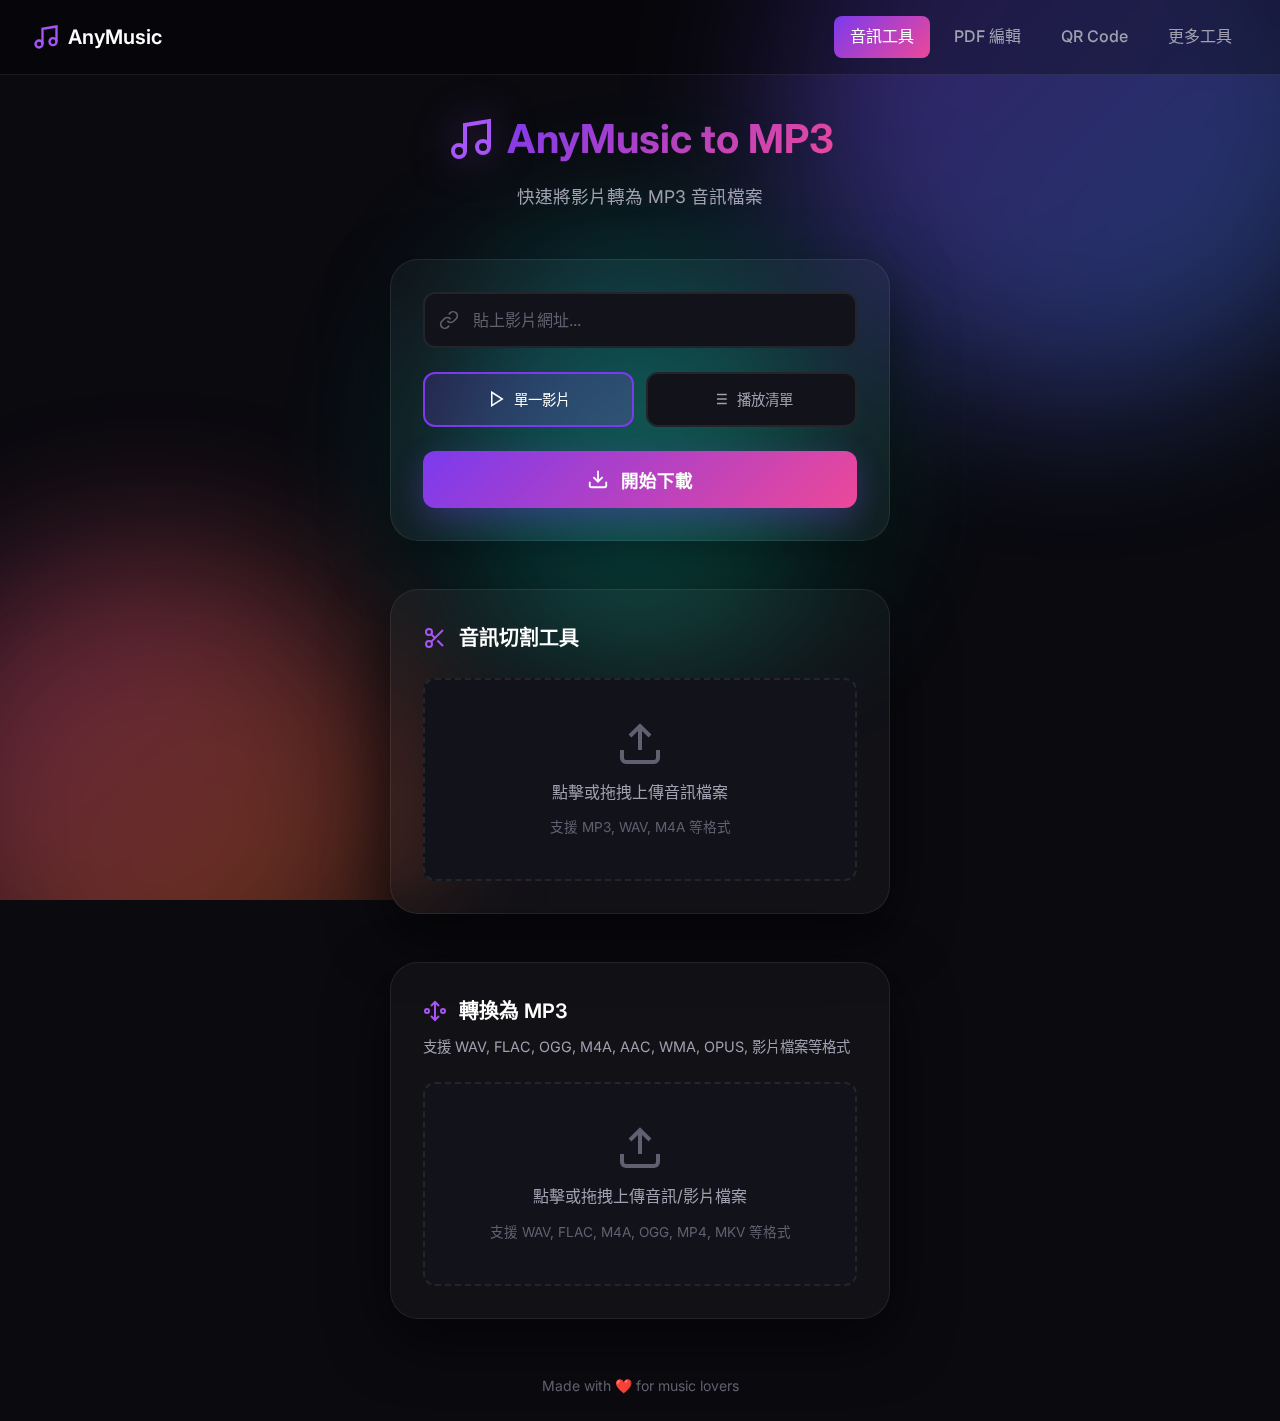
<file: templates/index.html>
<!DOCTYPE html>
<html lang="zh-TW">

<head>
    <meta charset="UTF-8">
    <meta name="viewport" content="width=device-width, initial-scale=1.0">
    <title>AnyMusic to MP3 下載器</title>
    <link rel="stylesheet" href="/static/style.css">
    <link rel="stylesheet" href="/static/pdf.css">
    <link rel="preconnect" href="https://fonts.googleapis.com">
    <link rel="preconnect" href="https://fonts.gstatic.com" crossorigin>
    <link href="https://fonts.googleapis.com/css2?family=Inter:wght@400;500;600;700&display=swap" rel="stylesheet">
</head>

<body>
    <div class="container">
        <!-- 背景動畫 -->
        <div class="bg-animation">
            <div class="blob blob-1"></div>
            <div class="blob blob-2"></div>
            <div class="blob blob-3"></div>
        </div>

        <!-- 導航列 -->
        <nav class="navbar">
            <a href="/" class="nav-brand">
                <svg viewBox="0 0 24 24" fill="none" stroke="currentColor" stroke-width="2">
                    <path d="M9 18V5l12-2v13" />
                    <circle cx="6" cy="18" r="3" />
                    <circle cx="18" cy="16" r="3" />
                </svg>
                AnyMusic
            </a>
            <div class="nav-links">
                <a href="/" class="nav-link active">音訊工具</a>
                <a href="/pdf" class="nav-link">PDF 編輯</a>
                <a href="/qrcode" class="nav-link">QR Code</a>
                <a href="/tools" class="nav-link">更多工具</a>
            </div>
        </nav>

        <!-- 主要內容 -->
        <main class="main-content">
            <header class="header">
                <div class="logo">
                    <svg class="logo-icon" viewBox="0 0 24 24" fill="none" stroke="currentColor" stroke-width="2">
                        <path d="M9 18V5l12-2v13" />
                        <circle cx="6" cy="18" r="3" />
                        <circle cx="18" cy="16" r="3" />
                    </svg>
                    <h1>AnyMusic to MP3</h1>
                </div>
                <p class="subtitle">快速將影片轉為 MP3 音訊檔案</p>
            </header>

            <div class="card">
                <div class="input-group">
                    <input type="text" id="url-input" placeholder="貼上影片網址..." autocomplete="off">
                    <div class="input-icon">
                        <svg viewBox="0 0 24 24" fill="none" stroke="currentColor" stroke-width="2">
                            <path d="M10 13a5 5 0 0 0 7.54.54l3-3a5 5 0 0 0-7.07-7.07l-1.72 1.71" />
                            <path d="M14 11a5 5 0 0 0-7.54-.54l-3 3a5 5 0 0 0 7.07 7.07l1.71-1.71" />
                        </svg>
                    </div>
                </div>

                <div class="toggle-group">
                    <label class="toggle">
                        <input type="radio" name="download-type" value="single" checked>
                        <span class="toggle-label">
                            <svg viewBox="0 0 24 24" fill="none" stroke="currentColor" stroke-width="2">
                                <polygon points="5 3 19 12 5 21 5 3" />
                            </svg>
                            單一影片
                        </span>
                    </label>
                    <label class="toggle">
                        <input type="radio" name="download-type" value="playlist">
                        <span class="toggle-label">
                            <svg viewBox="0 0 24 24" fill="none" stroke="currentColor" stroke-width="2">
                                <line x1="8" y1="6" x2="21" y2="6" />
                                <line x1="8" y1="12" x2="21" y2="12" />
                                <line x1="8" y1="18" x2="21" y2="18" />
                                <line x1="3" y1="6" x2="3.01" y2="6" />
                                <line x1="3" y1="12" x2="3.01" y2="12" />
                                <line x1="3" y1="18" x2="3.01" y2="18" />
                            </svg>
                            播放清單
                        </span>
                    </label>
                </div>

                <button id="download-btn" class="download-btn">
                    <svg class="btn-icon" viewBox="0 0 24 24" fill="none" stroke="currentColor" stroke-width="2">
                        <path d="M21 15v4a2 2 0 0 1-2 2H5a2 2 0 0 1-2-2v-4" />
                        <polyline points="7 10 12 15 17 10" />
                        <line x1="12" y1="15" x2="12" y2="3" />
                    </svg>
                    <span>開始下載</span>
                </button>
            </div>

            <!-- 進度區域 -->
            <div id="progress-section" class="progress-section hidden">
                <div class="progress-card">
                    <div class="progress-header">
                        <span id="progress-title">下載中...</span>
                        <span id="progress-percent">0%</span>
                    </div>
                    <div class="progress-bar">
                        <div id="progress-fill" class="progress-fill"></div>
                    </div>
                    <p id="progress-status" class="progress-status">準備中...</p>
                </div>
            </div>

            <!-- 下載結果 -->
            <div id="results-section" class="results-section hidden">
                <h2 class="results-title">
                    <svg viewBox="0 0 24 24" fill="none" stroke="currentColor" stroke-width="2">
                        <path d="M22 11.08V12a10 10 0 1 1-5.93-9.14" />
                        <polyline points="22 4 12 14.01 9 11.01" />
                    </svg>
                    下載完成
                </h2>
                <div id="file-list" class="file-list"></div>
            </div>

            <!-- 音訊切割區域 -->
            <div id="trimmer-section" class="trimmer-section">
                <div class="card trimmer-card">
                    <h2 class="section-title">
                        <svg viewBox="0 0 24 24" fill="none" stroke="currentColor" stroke-width="2">
                            <circle cx="6" cy="6" r="3" />
                            <circle cx="6" cy="18" r="3" />
                            <line x1="20" y1="4" x2="8.12" y2="15.88" />
                            <line x1="14.47" y1="14.48" x2="20" y2="20" />
                            <line x1="8.12" y1="8.12" x2="12" y2="12" />
                        </svg>
                        音訊切割工具
                    </h2>

                    <div class="upload-area" id="upload-area">
                        <input type="file" id="audio-file" accept="audio/*" hidden>
                        <svg viewBox="0 0 24 24" fill="none" stroke="currentColor" stroke-width="2">
                            <path d="M21 15v4a2 2 0 0 1-2 2H5a2 2 0 0 1-2-2v-4" />
                            <polyline points="17 8 12 3 7 8" />
                            <line x1="12" y1="3" x2="12" y2="15" />
                        </svg>
                        <p>點擊或拖拽上傳音訊檔案</p>
                        <span class="upload-hint">支援 MP3, WAV, M4A 等格式</span>
                    </div>

                    <div id="trimmer-controls" class="trimmer-controls hidden">
                        <div class="audio-info">
                            <span id="audio-name" class="audio-name">檔案名稱</span>
                            <span id="audio-duration" class="audio-duration">00:00</span>
                        </div>

                        <div class="waveform-container">
                            <div id="waveform" class="waveform"></div>
                            <div class="time-markers">
                                <span id="current-time">00:00</span>
                                <span id="total-time">00:00</span>
                            </div>
                        </div>

                        <div class="audio-player">
                            <button id="play-btn" class="play-btn">
                                <svg id="play-icon" viewBox="0 0 24 24" fill="none" stroke="currentColor"
                                    stroke-width="2">
                                    <polygon points="5 3 19 12 5 21 5 3" />
                                </svg>
                            </button>
                            <div class="audio-slider-container">
                                <input type="range" id="audio-slider" class="audio-slider" min="0" max="100" value="0">
                            </div>
                        </div>

                        <div class="trim-range">
                            <div class="time-input-group">
                                <label>開始時間</label>
                                <div class="time-inputs">
                                    <input type="number" id="start-min" class="time-input" min="0" value="0"
                                        placeholder="分">
                                    <span>:</span>
                                    <input type="number" id="start-sec" class="time-input" min="0" max="59" value="0"
                                        placeholder="秒">
                                </div>
                            </div>
                            <div class="range-separator">
                                <svg viewBox="0 0 24 24" fill="none" stroke="currentColor" stroke-width="2">
                                    <line x1="5" y1="12" x2="19" y2="12" />
                                    <polyline points="12 5 19 12 12 19" />
                                </svg>
                            </div>
                            <div class="time-input-group">
                                <label>結束時間</label>
                                <div class="time-inputs">
                                    <input type="number" id="end-min" class="time-input" min="0" value="0"
                                        placeholder="分">
                                    <span>:</span>
                                    <input type="number" id="end-sec" class="time-input" min="0" max="59" value="0"
                                        placeholder="秒">
                                </div>
                            </div>
                        </div>

                        <button id="trim-btn" class="download-btn trim-btn">
                            <svg class="btn-icon" viewBox="0 0 24 24" fill="none" stroke="currentColor"
                                stroke-width="2">
                                <circle cx="6" cy="6" r="3" />
                                <circle cx="6" cy="18" r="3" />
                                <line x1="20" y1="4" x2="8.12" y2="15.88" />
                                <line x1="14.47" y1="14.48" x2="20" y2="20" />
                                <line x1="8.12" y1="8.12" x2="12" y2="12" />
                            </svg>
                            <span>切割並下載</span>
                        </button>
                    </div>

                    <!-- 切割進度 -->
                    <div id="trim-progress" class="trim-progress hidden">
                        <div class="progress-bar">
                            <div id="trim-progress-fill" class="progress-fill"></div>
                        </div>
                        <p id="trim-status">處理中...</p>
                    </div>
                </div>
            </div>

            <!-- 音訊格式轉換區域 -->
            <div id="converter-section" class="trimmer-section">
                <div class="card trimmer-card">
                    <h2 class="section-title">
                        <svg viewBox="0 0 24 24" fill="none" stroke="currentColor" stroke-width="2">
                            <path d="M12 3v18" />
                            <path d="M8 7l4-4 4 4" />
                            <path d="M8 17l4 4 4-4" />
                            <circle cx="4" cy="12" r="2" />
                            <circle cx="20" cy="12" r="2" />
                        </svg>
                        轉換為 MP3
                    </h2>
                    <p class="section-desc">支援 WAV, FLAC, OGG, M4A, AAC, WMA, OPUS, 影片檔案等格式</p>

                    <div class="upload-area" id="convert-upload-area">
                        <input type="file" id="convert-file"
                            accept="audio/*,video/*,.wav,.flac,.ogg,.m4a,.aac,.wma,.opus,.webm" hidden>
                        <svg viewBox="0 0 24 24" fill="none" stroke="currentColor" stroke-width="2">
                            <path d="M21 15v4a2 2 0 0 1-2 2H5a2 2 0 0 1-2-2v-4" />
                            <polyline points="17 8 12 3 7 8" />
                            <line x1="12" y1="3" x2="12" y2="15" />
                        </svg>
                        <p>點擊或拖拽上傳音訊/影片檔案</p>
                        <span class="upload-hint">支援 WAV, FLAC, M4A, OGG, MP4, MKV 等格式</span>
                    </div>

                    <div id="convert-controls" class="trimmer-controls hidden">
                        <div class="audio-info">
                            <span id="convert-name" class="audio-name">檔案名稱</span>
                            <span id="convert-size" class="audio-duration">0 MB</span>
                        </div>

                        <div class="bitrate-select">
                            <label>輸出品質 (Bitrate)</label>
                            <div class="bitrate-options">
                                <label class="toggle">
                                    <input type="radio" name="bitrate" value="128">
                                    <span class="toggle-label">128 kbps</span>
                                </label>
                                <label class="toggle">
                                    <input type="radio" name="bitrate" value="192" checked>
                                    <span class="toggle-label">192 kbps</span>
                                </label>
                                <label class="toggle">
                                    <input type="radio" name="bitrate" value="256">
                                    <span class="toggle-label">256 kbps</span>
                                </label>
                                <label class="toggle">
                                    <input type="radio" name="bitrate" value="320">
                                    <span class="toggle-label">320 kbps</span>
                                </label>
                            </div>
                        </div>

                        <button id="convert-btn" class="download-btn">
                            <svg class="btn-icon" viewBox="0 0 24 24" fill="none" stroke="currentColor"
                                stroke-width="2">
                                <path d="M12 3v18" />
                                <path d="M8 17l4 4 4-4" />
                            </svg>
                            <span>轉換為 MP3</span>
                        </button>
                    </div>

                    <!-- 轉換進度 -->
                    <div id="convert-progress" class="trim-progress hidden">
                        <div class="progress-bar">
                            <div id="convert-progress-fill" class="progress-fill converting"></div>
                        </div>
                        <p id="convert-status">轉換中...</p>
                    </div>
                </div>
            </div>

            <!-- 錯誤訊息 -->
            <div id="error-section" class="error-section hidden">
                <div class="error-card">
                    <svg viewBox="0 0 24 24" fill="none" stroke="currentColor" stroke-width="2">
                        <circle cx="12" cy="12" r="10" />
                        <line x1="12" y1="8" x2="12" y2="12" />
                        <line x1="12" y1="16" x2="12.01" y2="16" />
                    </svg>
                    <p id="error-message">發生錯誤</p>
                </div>
            </div>
        </main>

        <footer class="footer">
            <p>Made with ❤️ for music lovers</p>
        </footer>
    </div>

    <script src="/static/script.js"></script>
</body>

</html>
</file>
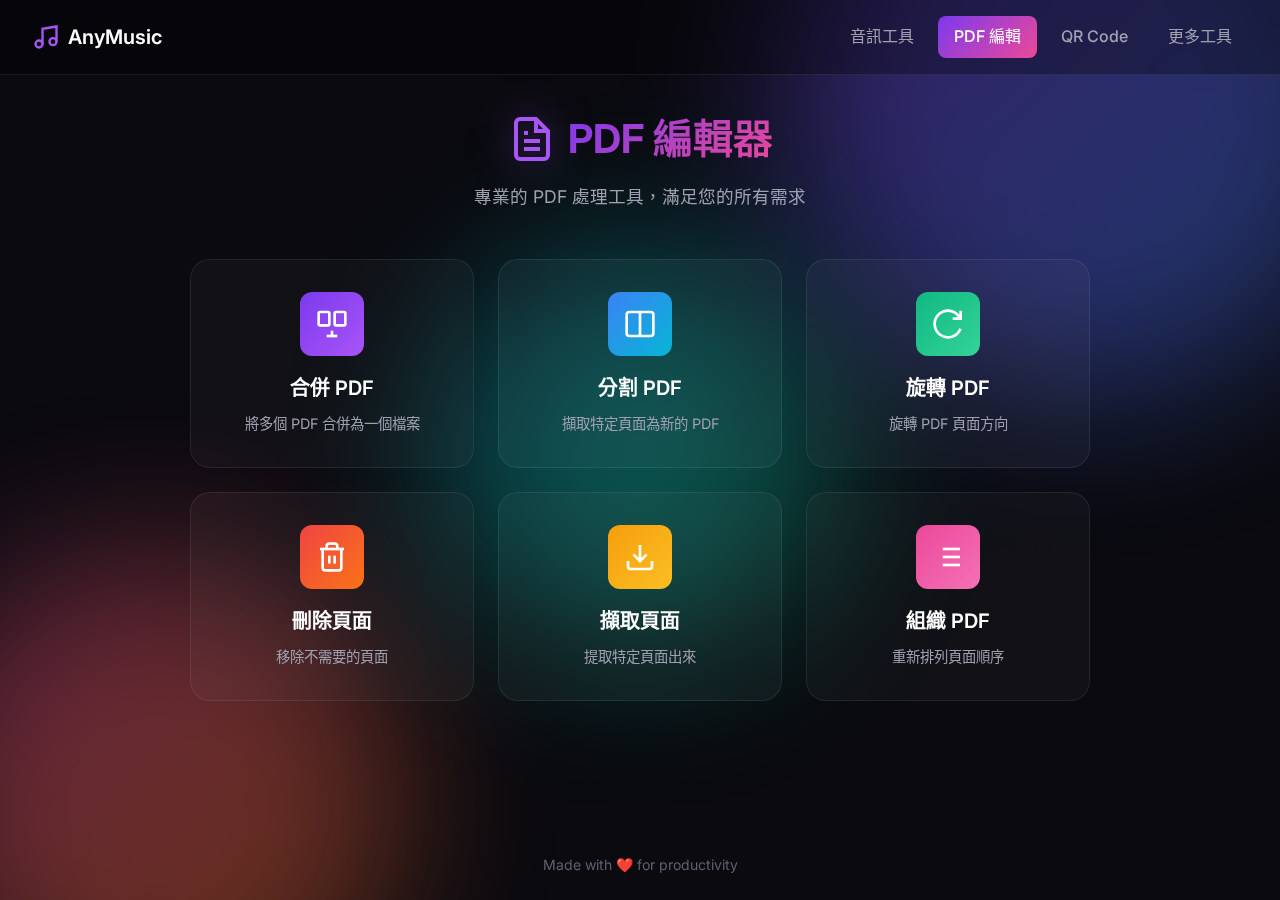
<file: templates/pdf.html>
<!DOCTYPE html>
<html lang="zh-TW">

<head>
    <meta charset="UTF-8">
    <meta name="viewport" content="width=device-width, initial-scale=1.0">
    <title>PDF 編輯器 | AnyMusic</title>
    <link rel="stylesheet" href="/static/style.css">
    <link rel="stylesheet" href="/static/pdf.css">
    <link rel="preconnect" href="https://fonts.googleapis.com">
    <link rel="preconnect" href="https://fonts.gstatic.com" crossorigin>
    <link href="https://fonts.googleapis.com/css2?family=Inter:wght@400;500;600;700&display=swap" rel="stylesheet">
</head>

<body>
    <div class="container">
        <!-- 背景動畫 -->
        <div class="bg-animation">
            <div class="blob blob-1"></div>
            <div class="blob blob-2"></div>
            <div class="blob blob-3"></div>
        </div>

        <!-- 導航列 -->
        <nav class="navbar">
            <a href="/" class="nav-brand">
                <svg viewBox="0 0 24 24" fill="none" stroke="currentColor" stroke-width="2">
                    <path d="M9 18V5l12-2v13" />
                    <circle cx="6" cy="18" r="3" />
                    <circle cx="18" cy="16" r="3" />
                </svg>
                AnyMusic
            </a>
            <div class="nav-links">
                <a href="/" class="nav-link">音訊工具</a>
                <a href="/pdf" class="nav-link active">PDF 編輯</a>
                <a href="/qrcode" class="nav-link">QR Code</a>
                <a href="/tools" class="nav-link">更多工具</a>
            </div>
        </nav>

        <!-- 主要內容 -->
        <main class="main-content pdf-main">
            <header class="header">
                <div class="logo">
                    <svg class="logo-icon" viewBox="0 0 24 24" fill="none" stroke="currentColor" stroke-width="2">
                        <path d="M14 2H6a2 2 0 0 0-2 2v16a2 2 0 0 0 2 2h12a2 2 0 0 0 2-2V8z" />
                        <polyline points="14 2 14 8 20 8" />
                        <line x1="16" y1="13" x2="8" y2="13" />
                        <line x1="16" y1="17" x2="8" y2="17" />
                        <polyline points="10 9 9 9 8 9" />
                    </svg>
                    <h1>PDF 編輯器</h1>
                </div>
                <p class="subtitle">專業的 PDF 處理工具，滿足您的所有需求</p>
            </header>

            <!-- 工具卡片網格 -->
            <div class="tool-grid">
                <!-- 合併 PDF -->
                <div class="tool-card" data-tool="merge">
                    <div class="tool-icon merge-icon">
                        <svg viewBox="0 0 24 24" fill="none" stroke="currentColor" stroke-width="2">
                            <rect x="2" y="3" width="8" height="10" rx="1" />
                            <rect x="14" y="3" width="8" height="10" rx="1" />
                            <path d="M12 17v4" />
                            <path d="M8 21h8" />
                        </svg>
                    </div>
                    <h3>合併 PDF</h3>
                    <p>將多個 PDF 合併為一個檔案</p>
                </div>

                <!-- 分割 PDF -->
                <div class="tool-card" data-tool="split">
                    <div class="tool-icon split-icon">
                        <svg viewBox="0 0 24 24" fill="none" stroke="currentColor" stroke-width="2">
                            <rect x="2" y="3" width="20" height="18" rx="2" />
                            <line x1="12" y1="3" x2="12" y2="21" />
                        </svg>
                    </div>
                    <h3>分割 PDF</h3>
                    <p>擷取特定頁面為新的 PDF</p>
                </div>

                <!-- 旋轉 PDF -->
                <div class="tool-card" data-tool="rotate">
                    <div class="tool-icon rotate-icon">
                        <svg viewBox="0 0 24 24" fill="none" stroke="currentColor" stroke-width="2">
                            <path d="M21.5 2v6h-6" />
                            <path d="M21.34 15.57a10 10 0 1 1-.57-8.38" />
                        </svg>
                    </div>
                    <h3>旋轉 PDF</h3>
                    <p>旋轉 PDF 頁面方向</p>
                </div>

                <!-- 刪除頁面 -->
                <div class="tool-card" data-tool="delete">
                    <div class="tool-icon delete-icon">
                        <svg viewBox="0 0 24 24" fill="none" stroke="currentColor" stroke-width="2">
                            <polyline points="3 6 5 6 21 6" />
                            <path d="M19 6v14a2 2 0 0 1-2 2H7a2 2 0 0 1-2-2V6m3 0V4a2 2 0 0 1 2-2h4a2 2 0 0 1 2 2v2" />
                            <line x1="10" y1="11" x2="10" y2="17" />
                            <line x1="14" y1="11" x2="14" y2="17" />
                        </svg>
                    </div>
                    <h3>刪除頁面</h3>
                    <p>移除不需要的頁面</p>
                </div>

                <!-- 擷取頁面 -->
                <div class="tool-card" data-tool="extract">
                    <div class="tool-icon extract-icon">
                        <svg viewBox="0 0 24 24" fill="none" stroke="currentColor" stroke-width="2">
                            <path d="M21 15v4a2 2 0 0 1-2 2H5a2 2 0 0 1-2-2v-4" />
                            <polyline points="7 10 12 15 17 10" />
                            <line x1="12" y1="15" x2="12" y2="3" />
                        </svg>
                    </div>
                    <h3>擷取頁面</h3>
                    <p>提取特定頁面出來</p>
                </div>

                <!-- 組織 PDF -->
                <div class="tool-card" data-tool="organize">
                    <div class="tool-icon organize-icon">
                        <svg viewBox="0 0 24 24" fill="none" stroke="currentColor" stroke-width="2">
                            <line x1="8" y1="6" x2="21" y2="6" />
                            <line x1="8" y1="12" x2="21" y2="12" />
                            <line x1="8" y1="18" x2="21" y2="18" />
                            <line x1="3" y1="6" x2="3.01" y2="6" />
                            <line x1="3" y1="12" x2="3.01" y2="12" />
                            <line x1="3" y1="18" x2="3.01" y2="18" />
                        </svg>
                    </div>
                    <h3>組織 PDF</h3>
                    <p>重新排列頁面順序</p>
                </div>
            </div>

            <!-- 工具操作面板 -->
            <div id="tool-panel" class="tool-panel hidden">
                <button class="back-btn" id="back-btn">
                    <svg viewBox="0 0 24 24" fill="none" stroke="currentColor" stroke-width="2">
                        <line x1="19" y1="12" x2="5" y2="12" />
                        <polyline points="12 19 5 12 12 5" />
                    </svg>
                    返回
                </button>

                <!-- 合併 PDF 面板 -->
                <div id="merge-panel" class="operation-panel hidden">
                    <h2 class="panel-title">合併 PDF</h2>
                    <div class="upload-area" id="merge-upload">
                        <input type="file" id="merge-files" accept=".pdf" multiple hidden>
                        <svg viewBox="0 0 24 24" fill="none" stroke="currentColor" stroke-width="2">
                            <path d="M21 15v4a2 2 0 0 1-2 2H5a2 2 0 0 1-2-2v-4" />
                            <polyline points="17 8 12 3 7 8" />
                            <line x1="12" y1="3" x2="12" y2="15" />
                        </svg>
                        <p>拖拽或點擊上傳多個 PDF 檔案</p>
                        <span class="upload-hint">將依照順序合併</span>
                    </div>
                    <div id="merge-file-list" class="file-list-preview"></div>
                    <button id="merge-btn" class="action-btn" disabled>
                        <svg viewBox="0 0 24 24" fill="none" stroke="currentColor" stroke-width="2">
                            <rect x="2" y="3" width="8" height="10" rx="1" />
                            <rect x="14" y="3" width="8" height="10" rx="1" />
                            <path d="M12 17v4" />
                            <path d="M8 21h8" />
                        </svg>
                        合併 PDF
                    </button>
                </div>

                <!-- 分割 PDF 面板 -->
                <div id="split-panel" class="operation-panel hidden">
                    <h2 class="panel-title">分割 / 擷取 PDF</h2>
                    <div class="upload-area" id="split-upload">
                        <input type="file" id="split-file" accept=".pdf" hidden>
                        <svg viewBox="0 0 24 24" fill="none" stroke="currentColor" stroke-width="2">
                            <path d="M21 15v4a2 2 0 0 1-2 2H5a2 2 0 0 1-2-2v-4" />
                            <polyline points="17 8 12 3 7 8" />
                            <line x1="12" y1="3" x2="12" y2="15" />
                        </svg>
                        <p>上傳要分割的 PDF 檔案</p>
                    </div>
                    <div id="split-options" class="options-group hidden">
                        <label>選擇要擷取的頁碼</label>
                        <input type="text" id="split-pages" class="text-input" placeholder="例如: 1-3, 5, 7-9">
                        <span class="input-hint">留空則擷取全部頁面</span>
                    </div>
                    <button id="split-btn" class="action-btn" disabled>
                        <svg viewBox="0 0 24 24" fill="none" stroke="currentColor" stroke-width="2">
                            <rect x="2" y="3" width="20" height="18" rx="2" />
                            <line x1="12" y1="3" x2="12" y2="21" />
                        </svg>
                        擷取頁面
                    </button>
                </div>

                <!-- 旋轉 PDF 面板 -->
                <div id="rotate-panel" class="operation-panel hidden">
                    <h2 class="panel-title">旋轉 PDF</h2>
                    <div class="upload-area" id="rotate-upload">
                        <input type="file" id="rotate-file" accept=".pdf" hidden>
                        <svg viewBox="0 0 24 24" fill="none" stroke="currentColor" stroke-width="2">
                            <path d="M21 15v4a2 2 0 0 1-2 2H5a2 2 0 0 1-2-2v-4" />
                            <polyline points="17 8 12 3 7 8" />
                            <line x1="12" y1="3" x2="12" y2="15" />
                        </svg>
                        <p>上傳要旋轉的 PDF 檔案</p>
                    </div>
                    <div id="rotate-options" class="options-group hidden">
                        <label>旋轉角度</label>
                        <div class="rotation-buttons">
                            <button class="rotation-btn active" data-rotation="90">90°</button>
                            <button class="rotation-btn" data-rotation="180">180°</button>
                            <button class="rotation-btn" data-rotation="270">270°</button>
                        </div>
                        <label>套用至頁面</label>
                        <input type="text" id="rotate-pages" class="text-input" placeholder="全部 或 1, 2, 3">
                    </div>
                    <button id="rotate-btn" class="action-btn" disabled>
                        <svg viewBox="0 0 24 24" fill="none" stroke="currentColor" stroke-width="2">
                            <path d="M21.5 2v6h-6" />
                            <path d="M21.34 15.57a10 10 0 1 1-.57-8.38" />
                        </svg>
                        旋轉 PDF
                    </button>
                </div>

                <!-- 刪除頁面面板 -->
                <div id="delete-panel" class="operation-panel hidden">
                    <h2 class="panel-title">刪除 PDF 頁面</h2>
                    <div class="upload-area" id="delete-upload">
                        <input type="file" id="delete-file" accept=".pdf" hidden>
                        <svg viewBox="0 0 24 24" fill="none" stroke="currentColor" stroke-width="2">
                            <path d="M21 15v4a2 2 0 0 1-2 2H5a2 2 0 0 1-2-2v-4" />
                            <polyline points="17 8 12 3 7 8" />
                            <line x1="12" y1="3" x2="12" y2="15" />
                        </svg>
                        <p>上傳 PDF 檔案</p>
                    </div>
                    <div id="delete-options" class="options-group hidden">
                        <label>要刪除的頁碼</label>
                        <input type="text" id="delete-pages" class="text-input" placeholder="例如: 1, 3, 5">
                    </div>
                    <button id="delete-btn" class="action-btn delete" disabled>
                        <svg viewBox="0 0 24 24" fill="none" stroke="currentColor" stroke-width="2">
                            <polyline points="3 6 5 6 21 6" />
                            <path d="M19 6v14a2 2 0 0 1-2 2H7a2 2 0 0 1-2-2V6m3 0V4a2 2 0 0 1 2-2h4a2 2 0 0 1 2 2v2" />
                        </svg>
                        刪除頁面
                    </button>
                </div>

                <!-- 進度指示 -->
                <div id="pdf-progress" class="pdf-progress hidden">
                    <div class="progress-bar">
                        <div id="pdf-progress-fill" class="progress-fill"></div>
                    </div>
                    <p id="pdf-status">處理中...</p>
                </div>
            </div>

            <!-- 錯誤訊息 -->
            <div id="pdf-error" class="error-section hidden">
                <div class="error-card">
                    <svg viewBox="0 0 24 24" fill="none" stroke="currentColor" stroke-width="2">
                        <circle cx="12" cy="12" r="10" />
                        <line x1="12" y1="8" x2="12" y2="12" />
                        <line x1="12" y1="16" x2="12.01" y2="16" />
                    </svg>
                    <p id="pdf-error-message">發生錯誤</p>
                </div>
            </div>
        </main>

        <footer class="footer">
            <p>Made with ❤️ for productivity</p>
        </footer>
    </div>

    <script src="/static/pdf.js"></script>
</body>

</html>
</file>
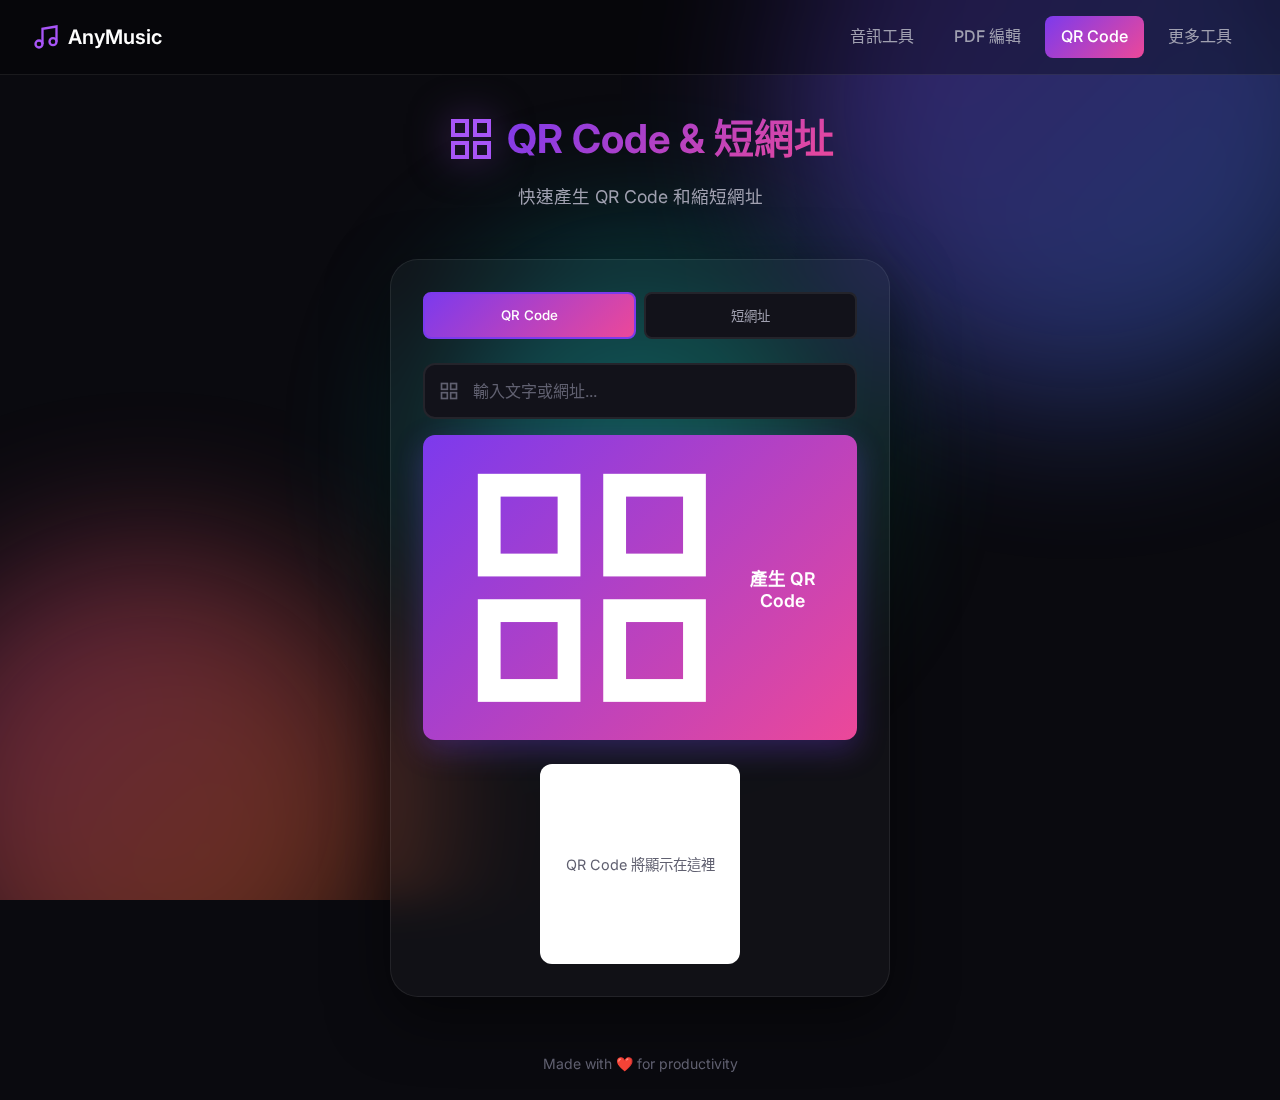
<file: templates/qrcode.html>
<!DOCTYPE html>
<html lang="zh-TW">

<head>
    <meta charset="UTF-8">
    <meta name="viewport" content="width=device-width, initial-scale=1.0">
    <title>QR Code 產生器 | AnyMusic</title>
    <link rel="stylesheet" href="/static/style.css">
    <link rel="stylesheet" href="/static/pdf.css">
    <link rel="preconnect" href="https://fonts.googleapis.com">
    <link rel="preconnect" href="https://fonts.gstatic.com" crossorigin>
    <link href="https://fonts.googleapis.com/css2?family=Inter:wght@400;500;600;700&display=swap" rel="stylesheet">
    <style>
        .qr-preview {
            display: flex;
            flex-direction: column;
            align-items: center;
            gap: 1rem;
            margin-top: 1.5rem;
        }

        .qr-image {
            width: 200px;
            height: 200px;
            background: white;
            border-radius: var(--radius-md);
            display: flex;
            align-items: center;
            justify-content: center;
            overflow: hidden;
        }

        .qr-image img {
            max-width: 100%;
            max-height: 100%;
        }

        .qr-placeholder {
            color: var(--text-muted);
            font-size: 0.9rem;
        }

        .short-url-result {
            display: flex;
            align-items: center;
            gap: 0.75rem;
            padding: 1rem;
            background: var(--bg-secondary);
            border-radius: var(--radius-md);
            margin-top: 1rem;
        }

        .short-url-result input {
            flex: 1;
            background: transparent;
            border: none;
            color: var(--accent-secondary);
            font-size: 1rem;
            outline: none;
        }

        .copy-btn {
            padding: 0.5rem 1rem;
            background: var(--accent-gradient);
            border: none;
            border-radius: var(--radius-sm);
            color: white;
            font-weight: 500;
            cursor: pointer;
            transition: all 0.3s ease;
        }

        .copy-btn:hover {
            transform: scale(1.05);
        }

        .tabs {
            display: flex;
            gap: 0.5rem;
            margin-bottom: 1.5rem;
        }

        .tab-btn {
            flex: 1;
            padding: 0.75rem 1rem;
            background: var(--bg-secondary);
            border: 2px solid var(--border);
            border-radius: var(--radius-sm);
            color: var(--text-secondary);
            font-family: inherit;
            font-weight: 500;
            cursor: pointer;
            transition: all 0.3s ease;
        }

        .tab-btn.active {
            background: var(--accent-gradient);
            border-color: var(--accent-primary);
            color: white;
        }

        .tab-content {
            display: none;
        }

        .tab-content.active {
            display: block;
        }
    </style>
</head>

<body>
    <div class="container">
        <div class="bg-animation">
            <div class="blob blob-1"></div>
            <div class="blob blob-2"></div>
            <div class="blob blob-3"></div>
        </div>

        <nav class="navbar">
            <a href="/" class="nav-brand">
                <svg viewBox="0 0 24 24" fill="none" stroke="currentColor" stroke-width="2">
                    <path d="M9 18V5l12-2v13" />
                    <circle cx="6" cy="18" r="3" />
                    <circle cx="18" cy="16" r="3" />
                </svg>
                AnyMusic
            </a>
            <div class="nav-links">
                <a href="/" class="nav-link">音訊工具</a>
                <a href="/pdf" class="nav-link">PDF 編輯</a>
                <a href="/qrcode" class="nav-link active">QR Code</a>
                <a href="/tools" class="nav-link">更多工具</a>
            </div>
        </nav>

        <main class="main-content pdf-main">
            <header class="header">
                <div class="logo">
                    <svg class="logo-icon" viewBox="0 0 24 24" fill="none" stroke="currentColor" stroke-width="2">
                        <rect x="3" y="3" width="7" height="7" />
                        <rect x="14" y="3" width="7" height="7" />
                        <rect x="3" y="14" width="7" height="7" />
                        <rect x="14" y="14" width="7" height="7" />
                    </svg>
                    <h1>QR Code & 短網址</h1>
                </div>
                <p class="subtitle">快速產生 QR Code 和縮短網址</p>
            </header>

            <div class="card" style="max-width: 500px;">
                <div class="tabs">
                    <button class="tab-btn active" data-tab="qrcode">QR Code</button>
                    <button class="tab-btn" data-tab="shorturl">短網址</button>
                </div>

                <!-- QR Code Tab -->
                <div id="qrcode-tab" class="tab-content active">
                    <div class="input-group" style="margin-bottom: 0;">
                        <input type="text" id="qr-content" placeholder="輸入文字或網址..." autocomplete="off">
                        <div class="input-icon">
                            <svg viewBox="0 0 24 24" fill="none" stroke="currentColor" stroke-width="2">
                                <rect x="3" y="3" width="7" height="7" />
                                <rect x="14" y="3" width="7" height="7" />
                                <rect x="3" y="14" width="7" height="7" />
                                <rect x="14" y="14" width="7" height="7" />
                            </svg>
                        </div>
                    </div>

                    <button id="generate-qr-btn" class="download-btn" style="margin-top: 1rem;">
                        <svg viewBox="0 0 24 24" fill="none" stroke="currentColor" stroke-width="2">
                            <rect x="3" y="3" width="7" height="7" />
                            <rect x="14" y="3" width="7" height="7" />
                            <rect x="3" y="14" width="7" height="7" />
                            <rect x="14" y="14" width="7" height="7" />
                        </svg>
                        <span>產生 QR Code</span>
                    </button>

                    <div class="qr-preview">
                        <div class="qr-image" id="qr-image">
                            <span class="qr-placeholder">QR Code 將顯示在這裡</span>
                        </div>
                        <button id="download-qr-btn" class="action-btn" style="display: none; max-width: 200px;">
                            <svg viewBox="0 0 24 24" fill="none" stroke="currentColor" stroke-width="2">
                                <path d="M21 15v4a2 2 0 0 1-2 2H5a2 2 0 0 1-2-2v-4" />
                                <polyline points="7 10 12 15 17 10" />
                                <line x1="12" y1="15" x2="12" y2="3" />
                            </svg>
                            下載 QR Code
                        </button>
                    </div>
                </div>

                <!-- Short URL Tab -->
                <div id="shorturl-tab" class="tab-content">
                    <div class="input-group" style="margin-bottom: 0;">
                        <input type="url" id="long-url" placeholder="輸入要縮短的網址..." autocomplete="off">
                        <div class="input-icon">
                            <svg viewBox="0 0 24 24" fill="none" stroke="currentColor" stroke-width="2">
                                <path d="M10 13a5 5 0 0 0 7.54.54l3-3a5 5 0 0 0-7.07-7.07l-1.72 1.71" />
                                <path d="M14 11a5 5 0 0 0-7.54-.54l-3 3a5 5 0 0 0 7.07 7.07l1.71-1.71" />
                            </svg>
                        </div>
                    </div>

                    <button id="shorten-btn" class="download-btn" style="margin-top: 1rem;">
                        <svg viewBox="0 0 24 24" fill="none" stroke="currentColor" stroke-width="2">
                            <path d="M10 13a5 5 0 0 0 7.54.54l3-3a5 5 0 0 0-7.07-7.07l-1.72 1.71" />
                            <path d="M14 11a5 5 0 0 0-7.54-.54l-3 3a5 5 0 0 0 7.07 7.07l1.71-1.71" />
                        </svg>
                        <span>產生短網址</span>
                    </button>

                    <div id="short-url-result" class="short-url-result" style="display: none;">
                        <input type="text" id="short-url-output" readonly>
                        <button class="copy-btn" id="copy-btn">複製</button>
                    </div>
                </div>
            </div>

            <div id="error-section" class="error-section hidden" style="max-width: 500px;">
                <div class="error-card">
                    <svg viewBox="0 0 24 24" fill="none" stroke="currentColor" stroke-width="2">
                        <circle cx="12" cy="12" r="10" />
                        <line x1="12" y1="8" x2="12" y2="12" />
                        <line x1="12" y1="16" x2="12.01" y2="16" />
                    </svg>
                    <p id="error-message">發生錯誤</p>
                </div>
            </div>
        </main>

        <footer class="footer">
            <p>Made with ❤️ for productivity</p>
        </footer>
    </div>

    <script>
        // Tabs
        const tabBtns = document.querySelectorAll('.tab-btn');
        tabBtns.forEach(btn => {
            btn.addEventListener('click', () => {
                tabBtns.forEach(b => b.classList.remove('active'));
                btn.classList.add('active');
                document.querySelectorAll('.tab-content').forEach(c => c.classList.remove('active'));
                document.getElementById(`${btn.dataset.tab}-tab`).classList.add('active');
            });
        });

        // QR Code
        const qrContent = document.getElementById('qr-content');
        const generateQrBtn = document.getElementById('generate-qr-btn');
        const qrImage = document.getElementById('qr-image');
        const downloadQrBtn = document.getElementById('download-qr-btn');
        const errorSection = document.getElementById('error-section');
        const errorMessage = document.getElementById('error-message');

        generateQrBtn.addEventListener('click', async () => {
            const content = qrContent.value.trim();
            if (!content) {
                showError('請輸入內容');
                return;
            }

            hideError();
            generateQrBtn.disabled = true;
            generateQrBtn.querySelector('span').textContent = '產生中...';

            try {
                const response = await fetch('/api/qrcode', {
                    method: 'POST',
                    headers: { 'Content-Type': 'application/json' },
                    body: JSON.stringify({ content })
                });

                const data = await response.json();

                if (!response.ok) {
                    throw new Error(data.error || '產生失敗');
                }

                qrImage.innerHTML = `<img src="${data.image}" alt="QR Code">`;
                downloadQrBtn.style.display = 'flex';

            } catch (error) {
                showError(error.message);
            } finally {
                generateQrBtn.disabled = false;
                generateQrBtn.querySelector('span').textContent = '產生 QR Code';
            }
        });

        downloadQrBtn.addEventListener('click', async () => {
            const content = qrContent.value.trim();
            if (!content) return;

            try {
                const response = await fetch('/api/qrcode/download', {
                    method: 'POST',
                    headers: { 'Content-Type': 'application/json' },
                    body: JSON.stringify({ content })
                });

                if (!response.ok) {
                    const data = await response.json();
                    throw new Error(data.error || '下載失敗');
                }

                const blob = await response.blob();
                const url = URL.createObjectURL(blob);
                const a = document.createElement('a');
                a.href = url;
                a.download = 'qrcode.png';
                a.click();
                URL.revokeObjectURL(url);

            } catch (error) {
                showError(error.message);
            }
        });

        // Short URL
        const longUrl = document.getElementById('long-url');
        const shortenBtn = document.getElementById('shorten-btn');
        const shortUrlResult = document.getElementById('short-url-result');
        const shortUrlOutput = document.getElementById('short-url-output');
        const copyBtn = document.getElementById('copy-btn');

        shortenBtn.addEventListener('click', async () => {
            const url = longUrl.value.trim();
            if (!url) {
                showError('請輸入網址');
                return;
            }

            hideError();
            shortenBtn.disabled = true;
            shortenBtn.querySelector('span').textContent = '產生中...';

            try {
                const response = await fetch('/api/shorten', {
                    method: 'POST',
                    headers: { 'Content-Type': 'application/json' },
                    body: JSON.stringify({ url })
                });

                const data = await response.json();

                if (!response.ok) {
                    throw new Error(data.error || '產生失敗');
                }

                shortUrlOutput.value = data.short;
                shortUrlResult.style.display = 'flex';

            } catch (error) {
                showError(error.message);
            } finally {
                shortenBtn.disabled = false;
                shortenBtn.querySelector('span').textContent = '產生短網址';
            }
        });

        copyBtn.addEventListener('click', () => {
            shortUrlOutput.select();
            document.execCommand('copy');
            copyBtn.textContent = '已複製!';
            setTimeout(() => {
                copyBtn.textContent = '複製';
            }, 2000);
        });

        function showError(msg) {
            errorMessage.textContent = msg;
            errorSection.classList.remove('hidden');
        }

        function hideError() {
            errorSection.classList.add('hidden');
        }
    </script>
</body>

</html>
</file>
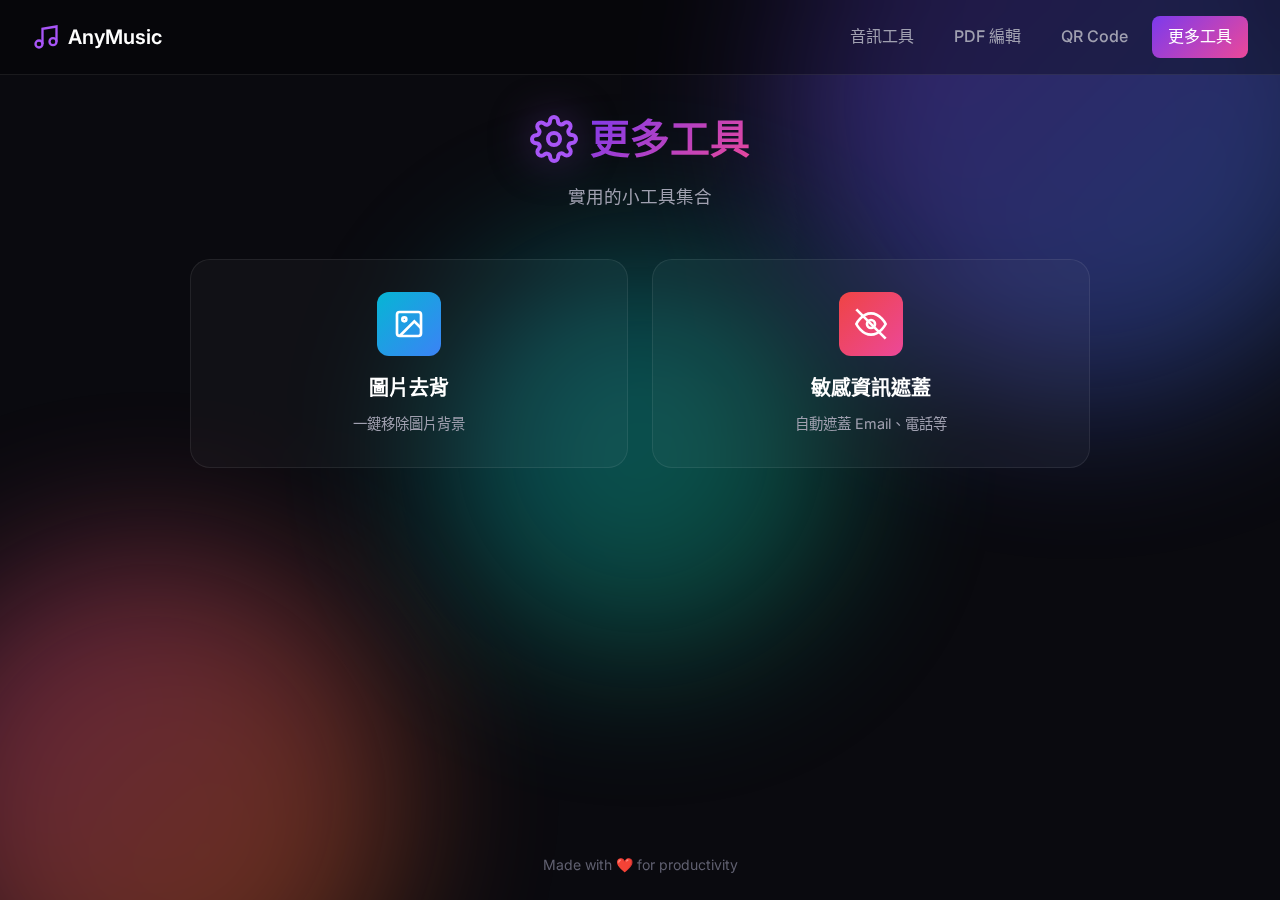
<file: templates/tools.html>
<!DOCTYPE html>
<html lang="zh-TW">

<head>
    <meta charset="UTF-8">
    <meta name="viewport" content="width=device-width, initial-scale=1.0">
    <title>更多工具 | AnyMusic</title>
    <link rel="stylesheet" href="/static/style.css">
    <link rel="stylesheet" href="/static/pdf.css">
    <link rel="preconnect" href="https://fonts.googleapis.com">
    <link rel="preconnect" href="https://fonts.gstatic.com" crossorigin>
    <link href="https://fonts.googleapis.com/css2?family=Inter:wght@400;500;600;700&display=swap" rel="stylesheet">
    <style>
        .textarea-input {
            width: 100%;
            min-height: 150px;
            padding: 1rem;
            background: var(--bg-secondary);
            border: 2px solid var(--border);
            border-radius: var(--radius-md);
            color: var(--text-primary);
            font-size: 1rem;
            font-family: inherit;
            resize: vertical;
            transition: all 0.3s ease;
        }

        .textarea-input:focus {
            outline: none;
            border-color: var(--accent-primary);
        }

        .checkbox-group {
            display: flex;
            flex-wrap: wrap;
            gap: 0.75rem;
            margin: 1rem 0;
        }

        .checkbox-label {
            display: flex;
            align-items: center;
            gap: 0.5rem;
            padding: 0.5rem 1rem;
            background: var(--bg-secondary);
            border: 2px solid var(--border);
            border-radius: var(--radius-sm);
            cursor: pointer;
            transition: all 0.3s ease;
        }

        .checkbox-label:has(input:checked) {
            background: rgba(124, 58, 237, 0.2);
            border-color: var(--accent-primary);
        }

        .checkbox-label input {
            display: none;
        }

        .result-box {
            margin-top: 1.5rem;
            padding: 1rem;
            background: var(--bg-secondary);
            border-radius: var(--radius-md);
            border: 1px solid var(--border);
        }

        .result-box h4 {
            font-size: 0.9rem;
            color: var(--text-secondary);
            margin-bottom: 0.5rem;
        }

        .result-box pre {
            white-space: pre-wrap;
            word-break: break-all;
            color: var(--text-primary);
            font-family: inherit;
        }

        .masked-item {
            display: inline-block;
            padding: 0.25rem 0.5rem;
            background: rgba(239, 68, 68, 0.2);
            border-radius: 4px;
            font-size: 0.85rem;
            margin: 0.25rem;
        }

        .image-preview {
            display: flex;
            gap: 1rem;
            margin-top: 1rem;
        }

        .image-box {
            flex: 1;
            aspect-ratio: 1;
            background: var(--bg-secondary);
            border-radius: var(--radius-md);
            display: flex;
            align-items: center;
            justify-content: center;
            overflow: hidden;
        }

        .image-box img {
            max-width: 100%;
            max-height: 100%;
            object-fit: contain;
        }

        .image-box-label {
            font-size: 0.85rem;
            color: var(--text-muted);
        }
    </style>
</head>

<body>
    <div class="container">
        <div class="bg-animation">
            <div class="blob blob-1"></div>
            <div class="blob blob-2"></div>
            <div class="blob blob-3"></div>
        </div>

        <nav class="navbar">
            <a href="/" class="nav-brand">
                <svg viewBox="0 0 24 24" fill="none" stroke="currentColor" stroke-width="2">
                    <path d="M9 18V5l12-2v13" />
                    <circle cx="6" cy="18" r="3" />
                    <circle cx="18" cy="16" r="3" />
                </svg>
                AnyMusic
            </a>
            <div class="nav-links">
                <a href="/" class="nav-link">音訊工具</a>
                <a href="/pdf" class="nav-link">PDF 編輯</a>
                <a href="/qrcode" class="nav-link">QR Code</a>
                <a href="/tools" class="nav-link active">更多工具</a>
            </div>
        </nav>

        <main class="main-content pdf-main">
            <header class="header">
                <div class="logo">
                    <svg class="logo-icon" viewBox="0 0 24 24" fill="none" stroke="currentColor" stroke-width="2">
                        <circle cx="12" cy="12" r="3" />
                        <path
                            d="M19.4 15a1.65 1.65 0 0 0 .33 1.82l.06.06a2 2 0 0 1 0 2.83 2 2 0 0 1-2.83 0l-.06-.06a1.65 1.65 0 0 0-1.82-.33 1.65 1.65 0 0 0-1 1.51V21a2 2 0 0 1-2 2 2 2 0 0 1-2-2v-.09A1.65 1.65 0 0 0 9 19.4a1.65 1.65 0 0 0-1.82.33l-.06.06a2 2 0 0 1-2.83 0 2 2 0 0 1 0-2.83l.06-.06a1.65 1.65 0 0 0 .33-1.82 1.65 1.65 0 0 0-1.51-1H3a2 2 0 0 1-2-2 2 2 0 0 1 2-2h.09A1.65 1.65 0 0 0 4.6 9a1.65 1.65 0 0 0-.33-1.82l-.06-.06a2 2 0 0 1 0-2.83 2 2 0 0 1 2.83 0l.06.06a1.65 1.65 0 0 0 1.82.33H9a1.65 1.65 0 0 0 1-1.51V3a2 2 0 0 1 2-2 2 2 0 0 1 2 2v.09a1.65 1.65 0 0 0 1 1.51 1.65 1.65 0 0 0 1.82-.33l.06-.06a2 2 0 0 1 2.83 0 2 2 0 0 1 0 2.83l-.06.06a1.65 1.65 0 0 0-.33 1.82V9a1.65 1.65 0 0 0 1.51 1H21a2 2 0 0 1 2 2 2 2 0 0 1-2 2h-.09a1.65 1.65 0 0 0-1.51 1z" />
                    </svg>
                    <h1>更多工具</h1>
                </div>
                <p class="subtitle">實用的小工具集合</p>
            </header>

            <!-- 工具卡片網格 -->
            <div class="tool-grid" id="tool-grid">
                <!-- 圖片去背 -->
                <div class="tool-card" data-tool="removebg">
                    <div class="tool-icon" style="background: linear-gradient(135deg, #06b6d4 0%, #3b82f6 100%);">
                        <svg viewBox="0 0 24 24" fill="none" stroke="currentColor" stroke-width="2">
                            <rect x="3" y="3" width="18" height="18" rx="2" />
                            <circle cx="8.5" cy="8.5" r="1.5" />
                            <polyline points="21 15 16 10 5 21" />
                        </svg>
                    </div>
                    <h3>圖片去背</h3>
                    <p>一鍵移除圖片背景</p>
                </div>

                <!-- 敏感資訊遮蓋 -->
                <div class="tool-card" data-tool="masking">
                    <div class="tool-icon" style="background: linear-gradient(135deg, #ef4444 0%, #ec4899 100%);">
                        <svg viewBox="0 0 24 24" fill="none" stroke="currentColor" stroke-width="2">
                            <path d="M1 12s4-8 11-8 11 8 11 8-4 8-11 8-11-8-11-8z" />
                            <circle cx="12" cy="12" r="3" />
                            <line x1="1" y1="1" x2="23" y2="23" />
                        </svg>
                    </div>
                    <h3>敏感資訊遮蓋</h3>
                    <p>自動遮蓋 Email、電話等</p>
                </div>
            </div>

            <!-- 工具面板 -->
            <div id="tool-panel" class="tool-panel hidden">
                <button class="back-btn" id="back-btn">
                    <svg viewBox="0 0 24 24" fill="none" stroke="currentColor" stroke-width="2">
                        <line x1="19" y1="12" x2="5" y2="12" />
                        <polyline points="12 19 5 12 12 5" />
                    </svg>
                    返回
                </button>

                <!-- 圖片去背面板 -->
                <div id="removebg-panel" class="operation-panel hidden">
                    <h2 class="panel-title">圖片去背</h2>
                    <div class="upload-area" id="removebg-upload">
                        <input type="file" id="removebg-file" accept="image/*" hidden>
                        <svg viewBox="0 0 24 24" fill="none" stroke="currentColor" stroke-width="2">
                            <path d="M21 15v4a2 2 0 0 1-2 2H5a2 2 0 0 1-2-2v-4" />
                            <polyline points="17 8 12 3 7 8" />
                            <line x1="12" y1="3" x2="12" y2="15" />
                        </svg>
                        <p>上傳要去背的圖片</p>
                        <span class="upload-hint">支援 JPG, PNG, WebP</span>
                    </div>
                    <div id="image-preview" class="image-preview hidden">
                        <div class="image-box" id="original-image">
                            <span class="image-box-label">原始圖片</span>
                        </div>
                    </div>
                    <button id="removebg-btn" class="action-btn" disabled>
                        <svg viewBox="0 0 24 24" fill="none" stroke="currentColor" stroke-width="2">
                            <rect x="3" y="3" width="18" height="18" rx="2" />
                            <circle cx="8.5" cy="8.5" r="1.5" />
                            <polyline points="21 15 16 10 5 21" />
                        </svg>
                        移除背景並下載
                    </button>
                    <div id="removebg-progress" class="pdf-progress hidden">
                        <div class="progress-bar">
                            <div id="removebg-progress-fill" class="progress-fill"></div>
                        </div>
                        <p id="removebg-status">處理中... (首次使用需下載模型，可能較慢)</p>
                    </div>
                </div>

                <!-- 敏感資訊遮蓋面板 -->
                <div id="masking-panel" class="operation-panel hidden">
                    <h2 class="panel-title">敏感資訊遮蓋</h2>
                    <textarea id="mask-input" class="textarea-input" placeholder="貼上要處理的文字內容..."></textarea>

                    <div class="checkbox-group">
                        <label class="checkbox-label">
                            <input type="checkbox" name="pattern" value="email" checked>
                            Email
                        </label>
                        <label class="checkbox-label">
                            <input type="checkbox" name="pattern" value="phone" checked>
                            電話
                        </label>
                        <label class="checkbox-label">
                            <input type="checkbox" name="pattern" value="id" checked>
                            身分證
                        </label>
                        <label class="checkbox-label">
                            <input type="checkbox" name="pattern" value="credit_card" checked>
                            信用卡
                        </label>
                    </div>

                    <button id="mask-btn" class="action-btn">
                        <svg viewBox="0 0 24 24" fill="none" stroke="currentColor" stroke-width="2">
                            <path d="M1 12s4-8 11-8 11 8 11 8-4 8-11 8-11-8-11-8z" />
                            <circle cx="12" cy="12" r="3" />
                            <line x1="1" y1="1" x2="23" y2="23" />
                        </svg>
                        遮蓋敏感資訊
                    </button>

                    <div id="mask-result" class="result-box hidden">
                        <h4>處理結果</h4>
                        <pre id="mask-output"></pre>
                        <div id="masked-items" style="margin-top: 1rem;"></div>
                        <button id="copy-result-btn" class="copy-btn" style="margin-top: 1rem;">複製結果</button>
                    </div>
                </div>
            </div>

            <div id="error-section" class="error-section hidden" style="max-width: 500px;">
                <div class="error-card">
                    <svg viewBox="0 0 24 24" fill="none" stroke="currentColor" stroke-width="2">
                        <circle cx="12" cy="12" r="10" />
                        <line x1="12" y1="8" x2="12" y2="12" />
                        <line x1="12" y1="16" x2="12.01" y2="16" />
                    </svg>
                    <p id="error-message">發生錯誤</p>
                </div>
            </div>
        </main>

        <footer class="footer">
            <p>Made with ❤️ for productivity</p>
        </footer>
    </div>

    <script>
        const toolGrid = document.getElementById('tool-grid');
        const toolPanel = document.getElementById('tool-panel');
        const backBtn = document.getElementById('back-btn');
        const errorSection = document.getElementById('error-section');
        const errorMessage = document.getElementById('error-message');

        let selectedFile = null;

        // Tool cards
        document.querySelectorAll('.tool-card').forEach(card => {
            card.addEventListener('click', () => {
                const tool = card.dataset.tool;
                showPanel(tool);
            });
        });

        backBtn.addEventListener('click', hidePanel);

        function showPanel(tool) {
            toolGrid.classList.add('hidden');
            toolPanel.classList.remove('hidden');
            document.querySelectorAll('.operation-panel').forEach(p => p.classList.add('hidden'));
            document.getElementById(`${tool}-panel`).classList.remove('hidden');
            hideError();
        }

        function hidePanel() {
            toolGrid.classList.remove('hidden');
            toolPanel.classList.add('hidden');
            selectedFile = null;
        }

        // ========== Remove Background ==========
        const removebgUpload = document.getElementById('removebg-upload');
        const removebgFile = document.getElementById('removebg-file');
        const removebgBtn = document.getElementById('removebg-btn');
        const imagePreview = document.getElementById('image-preview');
        const originalImage = document.getElementById('original-image');
        const removebgProgress = document.getElementById('removebg-progress');
        const removebgProgressFill = document.getElementById('removebg-progress-fill');

        removebgUpload.addEventListener('click', () => removebgFile.click());

        removebgUpload.addEventListener('dragover', (e) => {
            e.preventDefault();
            removebgUpload.classList.add('dragover');
        });

        removebgUpload.addEventListener('dragleave', () => {
            removebgUpload.classList.remove('dragover');
        });

        removebgUpload.addEventListener('drop', (e) => {
            e.preventDefault();
            removebgUpload.classList.remove('dragover');
            if (e.dataTransfer.files[0]?.type.startsWith('image/')) {
                handleImageFile(e.dataTransfer.files[0]);
            }
        });

        removebgFile.addEventListener('change', (e) => {
            if (e.target.files[0]) {
                handleImageFile(e.target.files[0]);
            }
        });

        function handleImageFile(file) {
            selectedFile = file;
            removebgUpload.querySelector('p').textContent = file.name;

            // Preview
            const reader = new FileReader();
            reader.onload = (e) => {
                originalImage.innerHTML = `<img src="${e.target.result}" alt="Original">`;
                imagePreview.classList.remove('hidden');
            };
            reader.readAsDataURL(file);

            removebgBtn.disabled = false;
        }

        removebgBtn.addEventListener('click', async () => {
            if (!selectedFile) return;

            removebgProgress.classList.remove('hidden');
            removebgProgressFill.style.width = '30%';
            removebgBtn.disabled = true;

            try {
                const formData = new FormData();
                formData.append('image', selectedFile);

                removebgProgressFill.style.width = '50%';

                const response = await fetch('/api/remove-bg', {
                    method: 'POST',
                    body: formData
                });

                if (!response.ok) {
                    const data = await response.json();
                    throw new Error(data.error || '處理失敗');
                }

                removebgProgressFill.style.width = '90%';

                const blob = await response.blob();
                const url = URL.createObjectURL(blob);
                const a = document.createElement('a');
                a.href = url;
                a.download = `nobg_${selectedFile.name.split('.')[0]}.png`;
                a.click();
                URL.revokeObjectURL(url);

                removebgProgressFill.style.width = '100%';
                document.getElementById('removebg-status').textContent = '完成！';

                setTimeout(() => {
                    removebgProgress.classList.add('hidden');
                    document.getElementById('removebg-status').textContent = '處理中...';
                }, 2000);

            } catch (error) {
                showError(error.message);
                removebgProgress.classList.add('hidden');
            } finally {
                removebgBtn.disabled = false;
            }
        });

        // ========== Text Masking ==========
        const maskInput = document.getElementById('mask-input');
        const maskBtn = document.getElementById('mask-btn');
        const maskResult = document.getElementById('mask-result');
        const maskOutput = document.getElementById('mask-output');
        const maskedItems = document.getElementById('masked-items');
        const copyResultBtn = document.getElementById('copy-result-btn');

        maskBtn.addEventListener('click', async () => {
            const text = maskInput.value.trim();
            if (!text) {
                showError('請輸入文字');
                return;
            }

            const patterns = Array.from(document.querySelectorAll('input[name="pattern"]:checked'))
                .map(cb => cb.value);

            maskBtn.disabled = true;

            try {
                const response = await fetch('/api/mask-text', {
                    method: 'POST',
                    headers: { 'Content-Type': 'application/json' },
                    body: JSON.stringify({ text, patterns })
                });

                const data = await response.json();

                if (!response.ok) {
                    throw new Error(data.error || '處理失敗');
                }

                maskOutput.textContent = data.masked;

                maskedItems.innerHTML = '';
                if (data.items.length > 0) {
                    maskedItems.innerHTML = '<h4 style="margin-bottom: 0.5rem; color: var(--text-secondary);">偵測到的敏感資訊:</h4>' +
                        data.items.map(item =>
                            `<span class="masked-item">${item.type}: ${item.original}</span>`
                        ).join('');
                }

                maskResult.classList.remove('hidden');

            } catch (error) {
                showError(error.message);
            } finally {
                maskBtn.disabled = false;
            }
        });

        copyResultBtn.addEventListener('click', () => {
            navigator.clipboard.writeText(maskOutput.textContent);
            copyResultBtn.textContent = '已複製!';
            setTimeout(() => {
                copyResultBtn.textContent = '複製結果';
            }, 2000);
        });

        function showError(msg) {
            errorMessage.textContent = msg;
            errorSection.classList.remove('hidden');
        }

        function hideError() {
            errorSection.classList.add('hidden');
        }
    </script>
</body>

</html>
</file>
<file: static/pdf.css>
/* === PDF Editor Styles === */

/* Navbar */
.navbar {
    display: flex;
    align-items: center;
    justify-content: space-between;
    padding: 1rem 2rem;
    position: relative;
    z-index: 10;
    background: rgba(0, 0, 0, 0.3);
    backdrop-filter: blur(10px);
    border-bottom: 1px solid var(--border);
}

.nav-brand {
    display: flex;
    align-items: center;
    gap: 0.5rem;
    text-decoration: none;
    color: var(--text-primary);
    font-weight: 600;
    font-size: 1.25rem;
}

.nav-brand svg {
    width: 28px;
    height: 28px;
    color: var(--accent-secondary);
}

.nav-links {
    display: flex;
    gap: 0.5rem;
}

.nav-link {
    padding: 0.5rem 1rem;
    text-decoration: none;
    color: var(--text-secondary);
    border-radius: var(--radius-sm);
    transition: all 0.3s ease;
    font-weight: 500;
}

.nav-link:hover {
    color: var(--text-primary);
    background: var(--bg-card);
}

.nav-link.active {
    color: var(--text-primary);
    background: var(--accent-gradient);
}

/* PDF Main */
.pdf-main {
    justify-content: flex-start;
    padding-top: 2rem;
}

/* Tool Grid */
.tool-grid {
    display: grid;
    grid-template-columns: repeat(auto-fit, minmax(280px, 1fr));
    gap: 1.5rem;
    width: 100%;
    max-width: 900px;
}

.tool-card {
    background: var(--bg-card);
    backdrop-filter: blur(20px);
    border: 1px solid var(--border);
    border-radius: var(--radius-lg);
    padding: 2rem;
    cursor: pointer;
    transition: all 0.3s ease;
    text-align: center;
}

.tool-card:hover {
    transform: translateY(-4px);
    border-color: var(--accent-primary);
    box-shadow: 0 20px 40px rgba(124, 58, 237, 0.2);
}

.tool-icon {
    width: 64px;
    height: 64px;
    margin: 0 auto 1rem;
    display: flex;
    align-items: center;
    justify-content: center;
    border-radius: var(--radius-md);
    transition: all 0.3s ease;
}

.tool-icon svg {
    width: 32px;
    height: 32px;
    color: white;
}

/* Tool Icon Colors */
.merge-icon {
    background: linear-gradient(135deg, #7c3aed 0%, #a855f7 100%);
}

.split-icon {
    background: linear-gradient(135deg, #3b82f6 0%, #06b6d4 100%);
}

.rotate-icon {
    background: linear-gradient(135deg, #10b981 0%, #34d399 100%);
}

.delete-icon {
    background: linear-gradient(135deg, #ef4444 0%, #f97316 100%);
}

.extract-icon {
    background: linear-gradient(135deg, #f59e0b 0%, #fbbf24 100%);
}

.organize-icon {
    background: linear-gradient(135deg, #ec4899 0%, #f472b6 100%);
}

.tool-card h3 {
    font-size: 1.25rem;
    font-weight: 600;
    margin-bottom: 0.5rem;
    color: var(--text-primary);
}

.tool-card p {
    font-size: 0.9rem;
    color: var(--text-secondary);
}

/* Tool Panel */
.tool-panel {
    width: 100%;
    max-width: 500px;
}

.back-btn {
    display: flex;
    align-items: center;
    gap: 0.5rem;
    padding: 0.75rem 1rem;
    background: transparent;
    border: 1px solid var(--border);
    border-radius: var(--radius-sm);
    color: var(--text-secondary);
    font-family: inherit;
    font-size: 0.9rem;
    cursor: pointer;
    transition: all 0.3s ease;
    margin-bottom: 1.5rem;
}

.back-btn:hover {
    background: var(--bg-card);
    color: var(--text-primary);
}

.back-btn svg {
    width: 18px;
    height: 18px;
}

/* Operation Panel */
.operation-panel {
    background: var(--bg-card);
    backdrop-filter: blur(20px);
    border: 1px solid var(--border);
    border-radius: var(--radius-xl);
    padding: 2rem;
}

.panel-title {
    font-size: 1.5rem;
    font-weight: 600;
    margin-bottom: 1.5rem;
    background: var(--accent-gradient);
    -webkit-background-clip: text;
    -webkit-text-fill-color: transparent;
    background-clip: text;
}

/* Options Group */
.options-group {
    margin: 1.5rem 0;
}

.options-group label {
    display: block;
    font-size: 0.9rem;
    color: var(--text-secondary);
    margin-bottom: 0.5rem;
}

.text-input {
    width: 100%;
    padding: 1rem;
    background: var(--bg-secondary);
    border: 2px solid var(--border);
    border-radius: var(--radius-md);
    color: var(--text-primary);
    font-size: 1rem;
    font-family: inherit;
    transition: all 0.3s ease;
}

.text-input:focus {
    outline: none;
    border-color: var(--accent-primary);
}

.text-input::placeholder {
    color: var(--text-muted);
}

.input-hint {
    display: block;
    font-size: 0.8rem;
    color: var(--text-muted);
    margin-top: 0.5rem;
}

/* Rotation Buttons */
.rotation-buttons {
    display: flex;
    gap: 0.5rem;
    margin-bottom: 1rem;
}

.rotation-btn {
    flex: 1;
    padding: 0.75rem;
    background: var(--bg-secondary);
    border: 2px solid var(--border);
    border-radius: var(--radius-sm);
    color: var(--text-secondary);
    font-family: inherit;
    font-size: 1rem;
    font-weight: 600;
    cursor: pointer;
    transition: all 0.3s ease;
}

.rotation-btn:hover {
    background: var(--bg-card-hover);
}

.rotation-btn.active {
    background: var(--accent-gradient);
    border-color: var(--accent-primary);
    color: white;
}

/* Action Button */
.action-btn {
    width: 100%;
    display: flex;
    align-items: center;
    justify-content: center;
    gap: 0.75rem;
    padding: 1rem 2rem;
    background: var(--accent-gradient);
    border: none;
    border-radius: var(--radius-md);
    color: white;
    font-size: 1.1rem;
    font-weight: 600;
    font-family: inherit;
    cursor: pointer;
    transition: all 0.3s ease;
    box-shadow: 0 10px 30px rgba(124, 58, 237, 0.3);
    margin-top: 1.5rem;
}

.action-btn:hover:not(:disabled) {
    transform: translateY(-2px);
    box-shadow: 0 15px 40px rgba(124, 58, 237, 0.4);
}

.action-btn:disabled {
    opacity: 0.5;
    cursor: not-allowed;
    transform: none;
}

.action-btn svg {
    width: 22px;
    height: 22px;
}

.action-btn.delete {
    background: linear-gradient(135deg, #ef4444 0%, #f97316 100%);
    box-shadow: 0 10px 30px rgba(239, 68, 68, 0.3);
}

.action-btn.delete:hover:not(:disabled) {
    box-shadow: 0 15px 40px rgba(239, 68, 68, 0.4);
}

/* File List Preview */
.file-list-preview {
    display: flex;
    flex-direction: column;
    gap: 0.5rem;
    margin: 1rem 0;
}

.file-preview-item {
    display: flex;
    align-items: center;
    gap: 0.75rem;
    padding: 0.75rem 1rem;
    background: var(--bg-secondary);
    border-radius: var(--radius-sm);
}

.file-preview-item svg {
    width: 20px;
    height: 20px;
    color: var(--accent-secondary);
    flex-shrink: 0;
}

.file-preview-item span {
    flex: 1;
    font-size: 0.9rem;
    color: var(--text-primary);
    white-space: nowrap;
    overflow: hidden;
    text-overflow: ellipsis;
}

.file-preview-item .remove-btn {
    width: 24px;
    height: 24px;
    display: flex;
    align-items: center;
    justify-content: center;
    background: transparent;
    border: none;
    color: var(--text-muted);
    cursor: pointer;
    border-radius: 50%;
    transition: all 0.2s ease;
}

.file-preview-item .remove-btn:hover {
    background: rgba(239, 68, 68, 0.2);
    color: var(--error);
}

/* PDF Progress */
.pdf-progress {
    margin-top: 1.5rem;
    text-align: center;
}

.pdf-progress p {
    margin-top: 0.75rem;
    color: var(--text-secondary);
}

/* Responsive */
@media (max-width: 768px) {
    .navbar {
        padding: 1rem;
    }

    .tool-grid {
        grid-template-columns: 1fr;
    }

    .tool-card {
        padding: 1.5rem;
    }
}
</file>
<file: static/style.css>
/* === Reset & Base === */
*,
*::before,
*::after {
    margin: 0;
    padding: 0;
    box-sizing: border-box;
}

:root {
    --bg-primary: #0a0a0f;
    --bg-secondary: #12121a;
    --bg-card: rgba(255, 255, 255, 0.03);
    --bg-card-hover: rgba(255, 255, 255, 0.06);
    --text-primary: #ffffff;
    --text-secondary: #a0a0b0;
    --text-muted: #606070;
    --accent-primary: #7c3aed;
    --accent-secondary: #a855f7;
    --accent-gradient: linear-gradient(135deg, #7c3aed 0%, #ec4899 100%);
    --success: #10b981;
    --error: #ef4444;
    --border: rgba(255, 255, 255, 0.08);
    --shadow: 0 20px 60px rgba(0, 0, 0, 0.5);
    --radius-sm: 8px;
    --radius-md: 12px;
    --radius-lg: 20px;
    --radius-xl: 28px;
}

html {
    font-size: 16px;
}

body {
    font-family: 'Inter', -apple-system, BlinkMacSystemFont, sans-serif;
    background: var(--bg-primary);
    color: var(--text-primary);
    min-height: 100vh;
    line-height: 1.6;
    overflow-x: hidden;
}

/* === Container === */
.container {
    min-height: 100vh;
    display: flex;
    flex-direction: column;
    position: relative;
}

/* === Background Animation === */
.bg-animation {
    position: fixed;
    top: 0;
    left: 0;
    width: 100%;
    height: 100%;
    overflow: hidden;
    z-index: 0;
    pointer-events: none;
}

.blob {
    position: absolute;
    border-radius: 50%;
    filter: blur(80px);
    opacity: 0.4;
    animation: float 20s ease-in-out infinite;
}

.blob-1 {
    width: 600px;
    height: 600px;
    background: linear-gradient(135deg, #7c3aed 0%, #3b82f6 100%);
    top: -200px;
    right: -100px;
    animation-delay: 0s;
}

.blob-2 {
    width: 500px;
    height: 500px;
    background: linear-gradient(135deg, #ec4899 0%, #f97316 100%);
    bottom: -150px;
    left: -100px;
    animation-delay: -7s;
}

.blob-3 {
    width: 400px;
    height: 400px;
    background: linear-gradient(135deg, #06b6d4 0%, #10b981 100%);
    top: 50%;
    left: 50%;
    transform: translate(-50%, -50%);
    animation-delay: -14s;
}

@keyframes float {

    0%,
    100% {
        transform: translate(0, 0) scale(1);
    }

    25% {
        transform: translate(50px, -50px) scale(1.1);
    }

    50% {
        transform: translate(-30px, 30px) scale(0.95);
    }

    75% {
        transform: translate(30px, 50px) scale(1.05);
    }
}

/* === Main Content === */
.main-content {
    flex: 1;
    display: flex;
    flex-direction: column;
    align-items: center;
    justify-content: center;
    padding: 2rem;
    position: relative;
    z-index: 1;
    gap: 2rem;
}

/* === Header === */
.header {
    text-align: center;
    margin-bottom: 1rem;
}

.logo {
    display: flex;
    align-items: center;
    justify-content: center;
    gap: 0.75rem;
    margin-bottom: 0.75rem;
}

.logo-icon {
    width: 48px;
    height: 48px;
    color: var(--accent-secondary);
    filter: drop-shadow(0 0 20px rgba(168, 85, 247, 0.5));
}

.logo h1 {
    font-size: 2.5rem;
    font-weight: 700;
    background: var(--accent-gradient);
    -webkit-background-clip: text;
    -webkit-text-fill-color: transparent;
    background-clip: text;
}

.subtitle {
    color: var(--text-secondary);
    font-size: 1.1rem;
}

/* === Card === */
.card {
    background: var(--bg-card);
    backdrop-filter: blur(20px);
    border: 1px solid var(--border);
    border-radius: var(--radius-xl);
    padding: 2rem;
    width: 100%;
    max-width: 500px;
    box-shadow: var(--shadow);
}

/* === Input Group === */
.input-group {
    position: relative;
    margin-bottom: 1.5rem;
}

.input-group input {
    width: 100%;
    padding: 1rem 1rem 1rem 3rem;
    background: var(--bg-secondary);
    border: 2px solid var(--border);
    border-radius: var(--radius-md);
    color: var(--text-primary);
    font-size: 1rem;
    font-family: inherit;
    transition: all 0.3s ease;
}

.input-group input:focus {
    outline: none;
    border-color: var(--accent-primary);
    box-shadow: 0 0 0 4px rgba(124, 58, 237, 0.2);
}

.input-group input::placeholder {
    color: var(--text-muted);
}

.input-icon {
    position: absolute;
    left: 1rem;
    top: 50%;
    transform: translateY(-50%);
    width: 20px;
    height: 20px;
    color: var(--text-muted);
    pointer-events: none;
}

.input-icon svg {
    width: 100%;
    height: 100%;
}

/* === Toggle Group === */
.toggle-group {
    display: flex;
    gap: 0.75rem;
    margin-bottom: 1.5rem;
}

.toggle {
    flex: 1;
    cursor: pointer;
}

.toggle input {
    display: none;
}

.toggle-label {
    display: flex;
    align-items: center;
    justify-content: center;
    gap: 0.5rem;
    padding: 0.875rem 1rem;
    background: var(--bg-secondary);
    border: 2px solid var(--border);
    border-radius: var(--radius-md);
    font-size: 0.9rem;
    font-weight: 500;
    color: var(--text-secondary);
    transition: all 0.3s ease;
}

.toggle-label svg {
    width: 18px;
    height: 18px;
}

.toggle input:checked+.toggle-label {
    background: linear-gradient(135deg, rgba(124, 58, 237, 0.2) 0%, rgba(168, 85, 247, 0.2) 100%);
    border-color: var(--accent-primary);
    color: var(--text-primary);
}

.toggle:hover .toggle-label {
    background: var(--bg-card-hover);
}

/* === Download Button === */
.download-btn {
    width: 100%;
    display: flex;
    align-items: center;
    justify-content: center;
    gap: 0.75rem;
    padding: 1rem 2rem;
    background: var(--accent-gradient);
    border: none;
    border-radius: var(--radius-md);
    color: white;
    font-size: 1.1rem;
    font-weight: 600;
    font-family: inherit;
    cursor: pointer;
    transition: all 0.3s ease;
    box-shadow: 0 10px 30px rgba(124, 58, 237, 0.3);
}

.download-btn:hover {
    transform: translateY(-2px);
    box-shadow: 0 15px 40px rgba(124, 58, 237, 0.4);
}

.download-btn:active {
    transform: translateY(0);
}

.download-btn:disabled {
    opacity: 0.6;
    cursor: not-allowed;
    transform: none;
}

.btn-icon {
    width: 22px;
    height: 22px;
}

/* === Progress Section === */
.progress-section {
    width: 100%;
    max-width: 500px;
}

.progress-card {
    background: var(--bg-card);
    backdrop-filter: blur(20px);
    border: 1px solid var(--border);
    border-radius: var(--radius-lg);
    padding: 1.5rem;
}

.progress-header {
    display: flex;
    justify-content: space-between;
    align-items: center;
    margin-bottom: 0.75rem;
}

#progress-title {
    font-weight: 600;
    color: var(--text-primary);
}

#progress-percent {
    font-weight: 700;
    color: var(--accent-secondary);
}

.progress-bar {
    height: 8px;
    background: var(--bg-secondary);
    border-radius: 4px;
    overflow: hidden;
    margin-bottom: 0.75rem;
}

.progress-fill {
    height: 100%;
    width: 0%;
    background: var(--accent-gradient);
    border-radius: 4px;
    transition: width 0.3s ease;
}

.progress-status {
    font-size: 0.875rem;
    color: var(--text-secondary);
}

/* === Results Section === */
.results-section {
    width: 100%;
    max-width: 500px;
}

.results-title {
    display: flex;
    align-items: center;
    gap: 0.75rem;
    font-size: 1.25rem;
    font-weight: 600;
    color: var(--success);
    margin-bottom: 1rem;
}

.results-title svg {
    width: 24px;
    height: 24px;
}

.file-list {
    display: flex;
    flex-direction: column;
    gap: 0.75rem;
}

.file-item {
    display: flex;
    align-items: center;
    gap: 1rem;
    padding: 1rem;
    background: var(--bg-card);
    backdrop-filter: blur(20px);
    border: 1px solid var(--border);
    border-radius: var(--radius-md);
    transition: all 0.3s ease;
}

.file-item:hover {
    background: var(--bg-card-hover);
    transform: translateX(4px);
}

.file-icon {
    width: 40px;
    height: 40px;
    display: flex;
    align-items: center;
    justify-content: center;
    background: var(--accent-gradient);
    border-radius: var(--radius-sm);
    flex-shrink: 0;
}

.file-icon svg {
    width: 20px;
    height: 20px;
    color: white;
}

.file-info {
    flex: 1;
    min-width: 0;
}

.file-name {
    font-weight: 500;
    color: var(--text-primary);
    white-space: nowrap;
    overflow: hidden;
    text-overflow: ellipsis;
}

.download-link {
    display: flex;
    align-items: center;
    justify-content: center;
    width: 40px;
    height: 40px;
    background: var(--bg-secondary);
    border-radius: var(--radius-sm);
    color: var(--text-secondary);
    text-decoration: none;
    transition: all 0.3s ease;
    flex-shrink: 0;
}

.download-link:hover {
    background: var(--accent-primary);
    color: white;
}

.download-link svg {
    width: 20px;
    height: 20px;
}

/* === Error Section === */
.error-section {
    width: 100%;
    max-width: 500px;
}

.error-card {
    display: flex;
    align-items: center;
    gap: 1rem;
    padding: 1.25rem;
    background: rgba(239, 68, 68, 0.1);
    border: 1px solid rgba(239, 68, 68, 0.3);
    border-radius: var(--radius-md);
    color: var(--error);
}

.error-card svg {
    width: 24px;
    height: 24px;
    flex-shrink: 0;
}

#error-message {
    font-weight: 500;
}

/* === Footer === */
.footer {
    padding: 1.5rem;
    text-align: center;
    color: var(--text-muted);
    font-size: 0.875rem;
    position: relative;
    z-index: 1;
}

/* === Utilities === */
.hidden {
    display: none !important;
}

/* === Loading Animation === */
@keyframes spin {
    to {
        transform: rotate(360deg);
    }
}

.loading .btn-icon {
    animation: spin 1s linear infinite;
}

/* === Responsive === */
@media (max-width: 640px) {
    .main-content {
        padding: 1.5rem 1rem;
    }

    .logo h1 {
        font-size: 1.75rem;
    }

    .logo-icon {
        width: 36px;
        height: 36px;
    }

    .subtitle {
        font-size: 0.95rem;
    }

    .card {
        padding: 1.5rem;
    }

    .toggle-label {
        padding: 0.75rem;
        font-size: 0.85rem;
    }
}

/* === Trimmer Section === */
.trimmer-section {
    width: 100%;
    max-width: 500px;
    margin-top: 1rem;
}

.trimmer-card {
    max-width: 100%;
}

.section-title {
    display: flex;
    align-items: center;
    gap: 0.75rem;
    font-size: 1.25rem;
    font-weight: 600;
    color: var(--text-primary);
    margin-bottom: 1.5rem;
}

.section-title svg {
    width: 24px;
    height: 24px;
    color: var(--accent-secondary);
}

/* Upload Area */
.upload-area {
    display: flex;
    flex-direction: column;
    align-items: center;
    justify-content: center;
    gap: 0.75rem;
    padding: 2.5rem 1.5rem;
    background: var(--bg-secondary);
    border: 2px dashed var(--border);
    border-radius: var(--radius-md);
    cursor: pointer;
    transition: all 0.3s ease;
}

.upload-area:hover {
    border-color: var(--accent-primary);
    background: rgba(124, 58, 237, 0.05);
}

.upload-area.dragover {
    border-color: var(--accent-primary);
    background: rgba(124, 58, 237, 0.1);
}

.upload-area svg {
    width: 48px;
    height: 48px;
    color: var(--text-muted);
}

.upload-area p {
    font-size: 1rem;
    color: var(--text-secondary);
}

.upload-hint {
    font-size: 0.85rem;
    color: var(--text-muted);
}

/* Trimmer Controls */
.trimmer-controls {
    margin-top: 1.5rem;
}

.audio-info {
    display: flex;
    justify-content: space-between;
    align-items: center;
    margin-bottom: 1rem;
    padding-bottom: 1rem;
    border-bottom: 1px solid var(--border);
}

.audio-name {
    font-weight: 500;
    color: var(--text-primary);
    white-space: nowrap;
    overflow: hidden;
    text-overflow: ellipsis;
    max-width: 70%;
}

.audio-duration {
    font-size: 0.9rem;
    color: var(--accent-secondary);
    font-weight: 600;
}

/* Waveform */
.waveform-container {
    margin-bottom: 1rem;
}

.waveform {
    height: 80px;
    background: var(--bg-secondary);
    border-radius: var(--radius-sm);
    overflow: hidden;
    position: relative;
}

.time-markers {
    display: flex;
    justify-content: space-between;
    margin-top: 0.5rem;
    font-size: 0.8rem;
    color: var(--text-muted);
}

/* Audio Player */
.audio-player {
    display: flex;
    align-items: center;
    gap: 1rem;
    margin-bottom: 1.5rem;
}

.play-btn {
    width: 48px;
    height: 48px;
    display: flex;
    align-items: center;
    justify-content: center;
    background: var(--accent-gradient);
    border: none;
    border-radius: 50%;
    cursor: pointer;
    flex-shrink: 0;
    transition: all 0.3s ease;
}

.play-btn:hover {
    transform: scale(1.05);
    box-shadow: 0 5px 20px rgba(124, 58, 237, 0.4);
}

.play-btn svg {
    width: 20px;
    height: 20px;
    color: white;
}

.audio-slider-container {
    flex: 1;
}

.audio-slider {
    width: 100%;
    height: 6px;
    -webkit-appearance: none;
    appearance: none;
    background: var(--bg-secondary);
    border-radius: 3px;
    outline: none;
    cursor: pointer;
}

.audio-slider::-webkit-slider-thumb {
    -webkit-appearance: none;
    appearance: none;
    width: 16px;
    height: 16px;
    background: var(--accent-primary);
    border-radius: 50%;
    cursor: pointer;
    transition: all 0.2s ease;
}

.audio-slider::-webkit-slider-thumb:hover {
    transform: scale(1.2);
}

/* Trim Range */
.trim-range {
    display: flex;
    align-items: center;
    justify-content: space-between;
    gap: 1rem;
    margin-bottom: 1.5rem;
}

.time-input-group {
    flex: 1;
}

.time-input-group label {
    display: block;
    font-size: 0.85rem;
    color: var(--text-secondary);
    margin-bottom: 0.5rem;
}

.time-inputs {
    display: flex;
    align-items: center;
    gap: 0.25rem;
}

.time-inputs span {
    color: var(--text-muted);
    font-weight: 600;
}

.time-input {
    width: 60px;
    padding: 0.75rem 0.5rem;
    background: var(--bg-secondary);
    border: 2px solid var(--border);
    border-radius: var(--radius-sm);
    color: var(--text-primary);
    font-size: 1rem;
    font-family: inherit;
    text-align: center;
    transition: all 0.3s ease;
}

.time-input:focus {
    outline: none;
    border-color: var(--accent-primary);
}

.time-input::-webkit-inner-spin-button,
.time-input::-webkit-outer-spin-button {
    -webkit-appearance: none;
    margin: 0;
}

.range-separator {
    display: flex;
    align-items: center;
    justify-content: center;
    padding-top: 1.5rem;
}

.range-separator svg {
    width: 24px;
    height: 24px;
    color: var(--text-muted);
}

/* Trim Button */
.trim-btn {
    background: linear-gradient(135deg, #10b981 0%, #06b6d4 100%);
    box-shadow: 0 10px 30px rgba(16, 185, 129, 0.3);
}

.trim-btn:hover {
    box-shadow: 0 15px 40px rgba(16, 185, 129, 0.4);
}

/* Trim Progress */
.trim-progress {
    margin-top: 1rem;
}

.trim-progress p {
    text-align: center;
    font-size: 0.9rem;
    color: var(--text-secondary);
    margin-top: 0.5rem;
}

/* === Converter Section === */
.section-desc {
    font-size: 0.9rem;
    color: var(--text-secondary);
    margin-top: -1rem;
    margin-bottom: 1.5rem;
}

.bitrate-select {
    margin-bottom: 1.5rem;
}

.bitrate-select>label {
    display: block;
    font-size: 0.9rem;
    color: var(--text-secondary);
    margin-bottom: 0.75rem;
}

.bitrate-options {
    display: grid;
    grid-template-columns: repeat(4, 1fr);
    gap: 0.5rem;
}

.bitrate-options .toggle {
    flex: none;
}

.bitrate-options .toggle-label {
    padding: 0.6rem 0.5rem;
    font-size: 0.8rem;
}

/* Converting animation */
.progress-fill.converting {
    animation: progress-pulse 1.5s ease-in-out infinite;
}

@keyframes progress-pulse {

    0%,
    100% {
        opacity: 1;
    }

    50% {
        opacity: 0.7;
    }
}

/* Responsive for bitrate options */
@media (max-width: 480px) {
    .bitrate-options {
        grid-template-columns: repeat(2, 1fr);
    }
}
</file>
